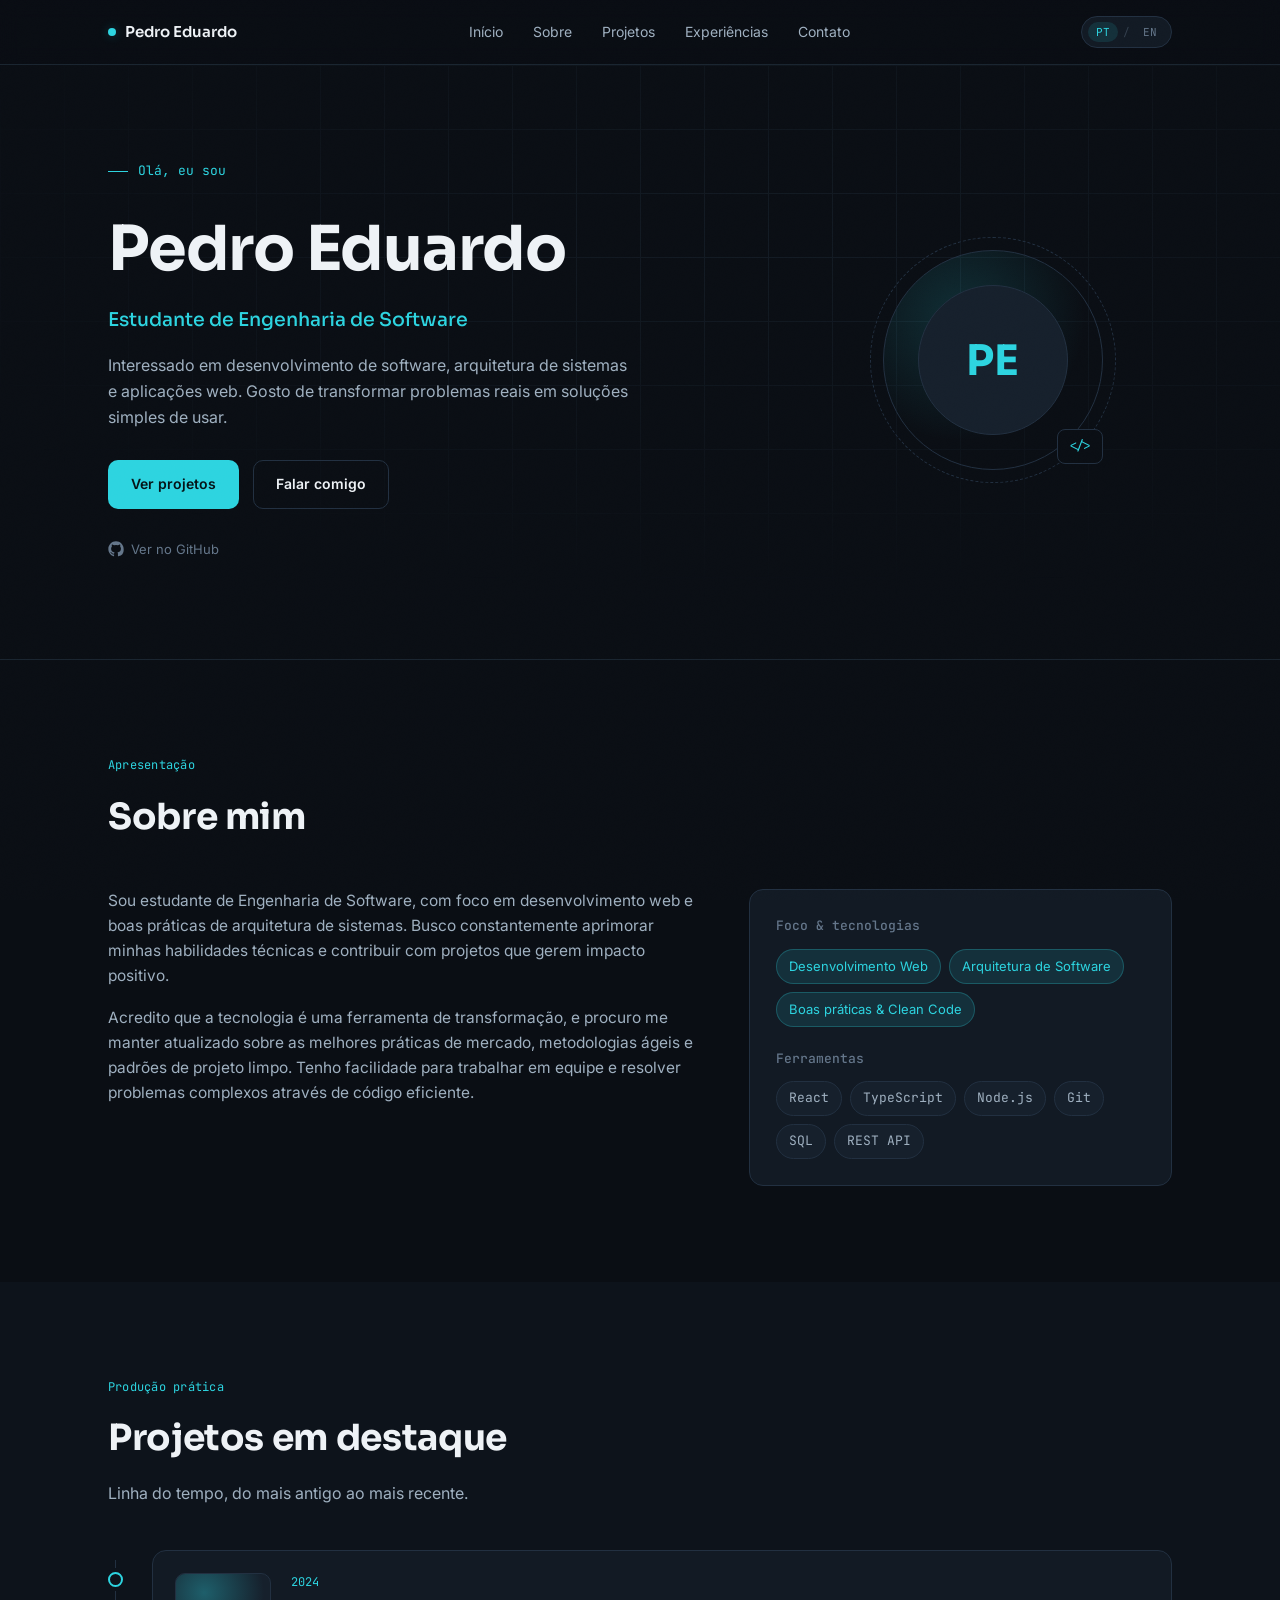
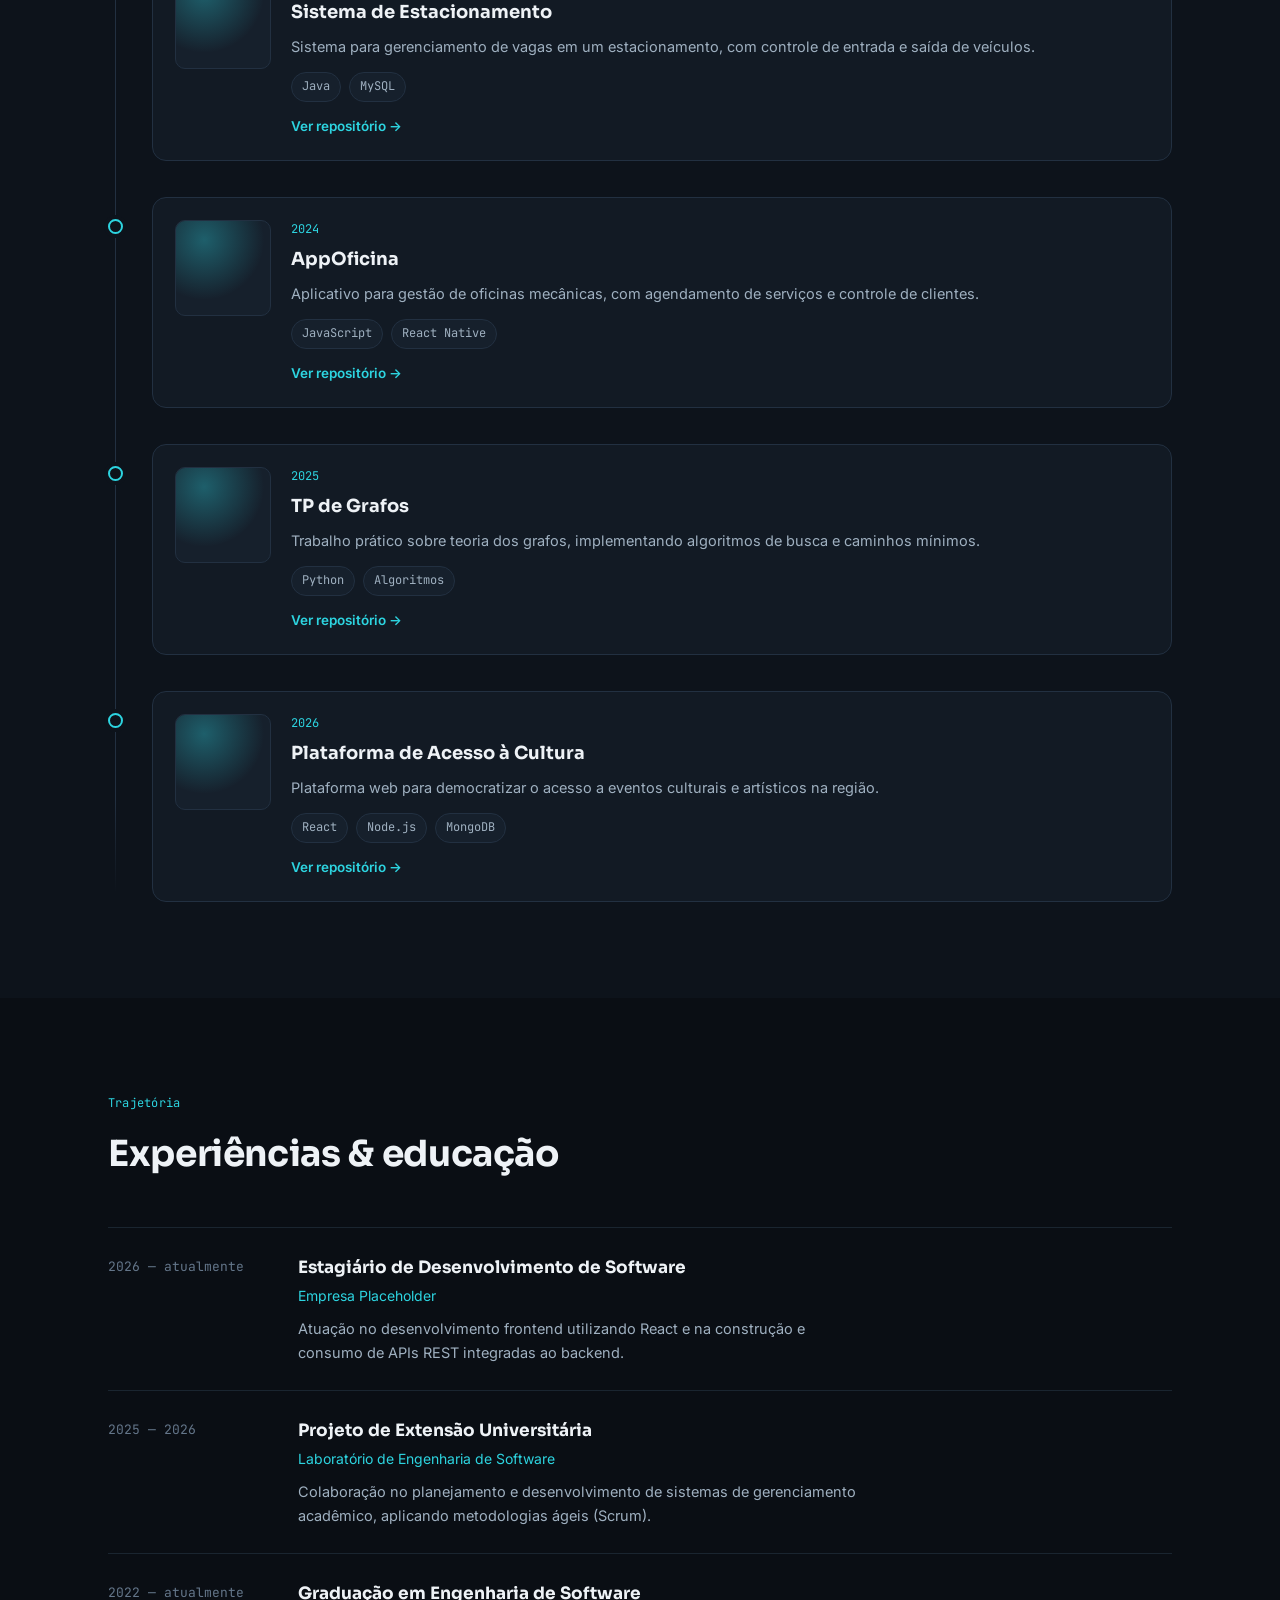
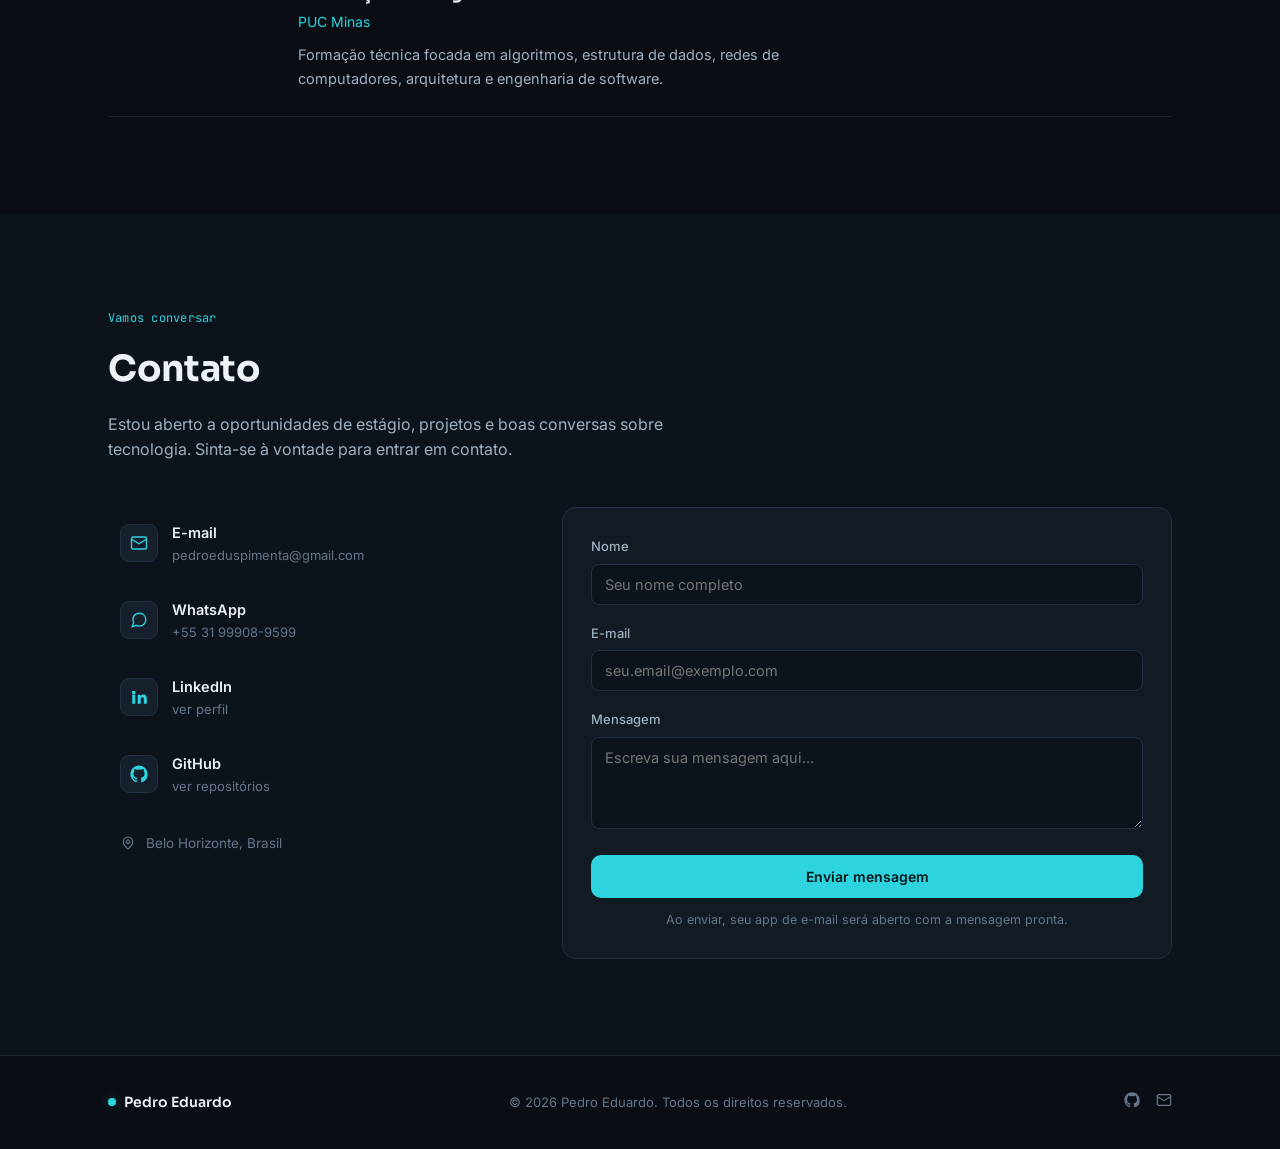
<file: index.html>
<!DOCTYPE html>
<html lang="pt-BR">
<head>
<meta charset="UTF-8">
<meta name="viewport" content="width=device-width, initial-scale=1.0">
<title>Pedro Eduardo — Portfólio</title>
<meta name="description" content="Portfólio profissional de Pedro Eduardo, estudante de Engenharia de Software.">
<link rel="preconnect" href="https://fonts.googleapis.com">
<link rel="preconnect" href="https://fonts.gstatic.com" crossorigin>
<link href="https://fonts.googleapis.com/css2?family=Sora:wght@400;500;600;700;800&family=Inter:wght@400;500;600&family=JetBrains+Mono:wght@400;500&display=swap" rel="stylesheet">
<link rel="stylesheet" href="style.css">
</head>
<body>

<div class="noise"></div>

<header class="nav" id="top">
  <div class="nav-inner">
    <a href="#top" class="logo">
      <span class="logo-dot"></span>
      <span data-pt="Pedro Eduardo" data-en="Pedro Eduardo">Pedro Eduardo</span>
    </a>
    <nav class="nav-links">
      <a href="#inicio" data-pt="Início" data-en="Home">Início</a>
      <a href="#sobre" data-pt="Sobre" data-en="About">Sobre</a>
      <a href="#projetos" data-pt="Projetos" data-en="Projects">Projetos</a>
      <a href="#experiencias" data-pt="Experiências" data-en="Experience">Experiências</a>
      <a href="#contato" data-pt="Contato" data-en="Contact">Contato</a>
    </nav>
    <div class="nav-actions">
      <button class="lang-toggle" id="langToggle" aria-label="Alternar idioma / Toggle language">
        <span class="lang-opt active" data-lang="pt">PT</span>
        <span class="lang-sep">/</span>
        <span class="lang-opt" data-lang="en">EN</span>
      </button>
      <button class="menu-btn" id="menuBtn" aria-label="Abrir menu">
        <span></span><span></span><span></span>
      </button>
    </div>
  </div>
</header>

<main>

  <!-- ================= HERO ================= -->
  <section class="hero" id="inicio">
    <div class="hero-grid"></div>
    <div class="section-inner hero-inner">
      <div class="hero-text">
        <p class="eyebrow-line"><span class="dash"></span><span data-pt="Olá, eu sou" data-en="Hi, I'm">Olá, eu sou</span></p>
        <h1 class="hero-name">Pedro Eduardo</h1>
        <p class="hero-role" data-pt="Estudante de Engenharia de Software" data-en="Software Engineering Student">Estudante de Engenharia de Software</p>
        <p class="hero-desc" data-pt="Interessado em desenvolvimento de software, arquitetura de sistemas e aplicações web. Gosto de transformar problemas reais em soluções simples de usar."
                              data-en="Interested in software development, systems architecture and web applications. I like turning real problems into solutions that are simple to use.">
          Interessado em desenvolvimento de software, arquitetura de sistemas e aplicações web. Gosto de transformar problemas reais em soluções simples de usar.
        </p>
        <div class="hero-actions">
          <a href="#projetos" class="btn btn-primary" data-pt="Ver projetos" data-en="View projects">Ver projetos</a>
          <a href="#contato" class="btn btn-ghost" data-pt="Falar comigo" data-en="Get in touch">Falar comigo</a>
        </div>
        <div class="hero-meta">
          <a href="https://github.com/" target="_blank" rel="noopener" class="meta-link">
            <svg width="16" height="16" viewBox="0 0 24 24" fill="currentColor"><path d="M12 .5C5.65.5.5 5.65.5 12c0 5.08 3.29 9.39 7.86 10.91.57.1.79-.25.79-.55 0-.27-.01-1.16-.02-2.11-3.2.7-3.88-1.36-3.88-1.36-.52-1.34-1.28-1.7-1.28-1.7-1.04-.72.08-.7.08-.7 1.16.08 1.77 1.19 1.77 1.19 1.03 1.77 2.7 1.26 3.36.96.1-.75.4-1.26.73-1.55-2.55-.29-5.24-1.28-5.24-5.7 0-1.26.45-2.29 1.19-3.09-.12-.29-.51-1.47.11-3.06 0 0 .97-.31 3.18 1.18a11 11 0 0 1 5.79 0c2.2-1.49 3.17-1.18 3.17-1.18.63 1.59.24 2.77.12 3.06.74.8 1.18 1.83 1.18 3.09 0 4.43-2.7 5.4-5.27 5.69.42.36.78 1.07.78 2.17 0 1.57-.01 2.83-.01 3.22 0 .3.21.66.8.55A10.52 10.52 0 0 0 23.5 12c0-6.35-5.15-11.5-11.5-11.5Z"/></svg>
            <span data-pt="Ver no GitHub" data-en="View on GitHub">Ver no GitHub</span>
          </a>
        </div>
      </div>
      <div class="hero-avatar">
        <div class="avatar-ring">
          <div class="avatar-mono">PE</div>
        </div>
        <span class="avatar-tag">&lt;/&gt;</span>
      </div>
    </div>
  </section>

  <!-- ================= SOBRE MIM ================= -->
  <section class="section" id="sobre">
    <div class="section-inner">
      <p class="section-eyebrow" data-pt="Apresentação" data-en="Introduction">Apresentação</p>
      <h2 class="section-title" data-pt="Sobre mim" data-en="About me">Sobre mim</h2>

      <div class="about-grid">
        <div class="about-text">
          <p data-pt="Sou estudante de Engenharia de Software, com foco em desenvolvimento web e boas práticas de arquitetura de sistemas. Busco constantemente aprimorar minhas habilidades técnicas e contribuir com projetos que gerem impacto positivo."
             data-en="I'm a Software Engineering student focused on web development and solid software architecture practices. I'm constantly working on improving my technical skills and contributing to projects that create real impact.">
            Sou estudante de Engenharia de Software, com foco em desenvolvimento web e boas práticas de arquitetura de sistemas. Busco constantemente aprimorar minhas habilidades técnicas e contribuir com projetos que gerem impacto positivo.
          </p>
          <p data-pt="Acredito que a tecnologia é uma ferramenta de transformação, e procuro me manter atualizado sobre as melhores práticas de mercado, metodologias ágeis e padrões de projeto limpo. Tenho facilidade para trabalhar em equipe e resolver problemas complexos através de código eficiente."
             data-en="I believe technology is a tool for transformation, so I try to stay current with best practices, agile methodologies and clean code standards. I work well in teams and enjoy solving complex problems through efficient code.">
            Acredito que a tecnologia é uma ferramenta de transformação, e procuro me manter atualizado sobre as melhores práticas de mercado, metodologias ágeis e padrões de projeto limpo. Tenho facilidade para trabalhar em equipe e resolver problemas complexos através de código eficiente.
          </p>
        </div>

        <div class="about-card">
          <h3 data-pt="Foco &amp; tecnologias" data-en="Focus &amp; technologies">Foco &amp; tecnologias</h3>
          <div class="tag-group">
            <span class="tag" data-pt="Desenvolvimento Web" data-en="Web Development">Desenvolvimento Web</span>
            <span class="tag" data-pt="Arquitetura de Software" data-en="Software Architecture">Arquitetura de Software</span>
            <span class="tag" data-pt="Boas práticas &amp; Clean Code" data-en="Best practices &amp; Clean Code">Boas práticas &amp; Clean Code</span>
          </div>
          <h3 data-pt="Ferramentas" data-en="Tools">Ferramentas</h3>
          <div class="tag-group">
            <span class="tag tag-mono">React</span>
            <span class="tag tag-mono">TypeScript</span>
            <span class="tag tag-mono">Node.js</span>
            <span class="tag tag-mono">Git</span>
            <span class="tag tag-mono">SQL</span>
            <span class="tag tag-mono">REST API</span>
          </div>
        </div>
      </div>
    </div>
  </section>

  <!-- ================= PROJETOS ================= -->
  <section class="section section-alt" id="projetos">
    <div class="section-inner">
      <p class="section-eyebrow" data-pt="Produção prática" data-en="Hands-on work">Produção prática</p>
      <h2 class="section-title" data-pt="Projetos em destaque" data-en="Featured projects">Projetos em destaque</h2>
      <p class="section-sub" data-pt="Linha do tempo, do mais antigo ao mais recente." data-en="Timeline, from oldest to most recent.">Linha do tempo, do mais antigo ao mais recente.</p>

      <div class="timeline" id="timeline">

        <article class="tl-item">
          <div class="tl-marker"></div>
          <div class="tl-card">
            <div class="tl-thumb" data-icon="db"></div>
            <div class="tl-body">
              <span class="tl-date">2024</span>
              <h3 data-pt="Sistema de Estacionamento" data-en="Parking Management System">Sistema de Estacionamento</h3>
              <p data-pt="Sistema para gerenciamento de vagas em um estacionamento, com controle de entrada e saída de veículos." data-en="System to manage parking spots, with vehicle check-in and check-out control.">Sistema para gerenciamento de vagas em um estacionamento, com controle de entrada e saída de veículos.</p>
              <div class="tag-group small">
                <span class="tag tag-mono">Java</span>
                <span class="tag tag-mono">MySQL</span>
              </div>
              <a href="https://github.com/" target="_blank" rel="noopener" class="link-arrow" data-pt="Ver repositório" data-en="View repository">Ver repositório →</a>
            </div>
          </div>
        </article>

        <article class="tl-item">
          <div class="tl-marker"></div>
          <div class="tl-card">
            <div class="tl-thumb" data-icon="cog"></div>
            <div class="tl-body">
              <span class="tl-date">2024</span>
              <h3>AppOficina</h3>
              <p data-pt="Aplicativo para gestão de oficinas mecânicas, com agendamento de serviços e controle de clientes." data-en="App for managing auto repair shops, with service scheduling and client tracking.">Aplicativo para gestão de oficinas mecânicas, com agendamento de serviços e controle de clientes.</p>
              <div class="tag-group small">
                <span class="tag tag-mono">JavaScript</span>
                <span class="tag tag-mono">React Native</span>
              </div>
              <a href="https://github.com/" target="_blank" rel="noopener" class="link-arrow" data-pt="Ver repositório" data-en="View repository">Ver repositório →</a>
            </div>
          </div>
        </article>

        <article class="tl-item">
          <div class="tl-marker"></div>
          <div class="tl-card">
            <div class="tl-thumb" data-icon="graph"></div>
            <div class="tl-body">
              <span class="tl-date">2025</span>
              <h3 data-pt="TP de Grafos" data-en="Graph Theory Project">TP de Grafos</h3>
              <p data-pt="Trabalho prático sobre teoria dos grafos, implementando algoritmos de busca e caminhos mínimos." data-en="Practical assignment on graph theory, implementing search and shortest-path algorithms.">Trabalho prático sobre teoria dos grafos, implementando algoritmos de busca e caminhos mínimos.</p>
              <div class="tag-group small">
                <span class="tag tag-mono">Python</span>
                <span class="tag tag-mono" data-pt="Algoritmos" data-en="Algorithms">Algoritmos</span>
              </div>
              <a href="https://github.com/" target="_blank" rel="noopener" class="link-arrow" data-pt="Ver repositório" data-en="View repository">Ver repositório →</a>
            </div>
          </div>
        </article>

        <article class="tl-item">
          <div class="tl-marker"></div>
          <div class="tl-card">
            <div class="tl-thumb" data-icon="globe"></div>
            <div class="tl-body">
              <span class="tl-date">2026</span>
              <h3 data-pt="Plataforma de Acesso à Cultura" data-en="Cultural Access Platform">Plataforma de Acesso à Cultura</h3>
              <p data-pt="Plataforma web para democratizar o acesso a eventos culturais e artísticos na região." data-en="Web platform to widen access to cultural and artistic events across the region.">Plataforma web para democratizar o acesso a eventos culturais e artísticos na região.</p>
              <div class="tag-group small">
                <span class="tag tag-mono">React</span>
                <span class="tag tag-mono">Node.js</span>
                <span class="tag tag-mono">MongoDB</span>
              </div>
              <a href="https://github.com/" target="_blank" rel="noopener" class="link-arrow" data-pt="Ver repositório" data-en="View repository">Ver repositório →</a>
            </div>
          </div>
        </article>

      </div>
    </div>
  </section>

  <!-- ================= EXPERIÊNCIAS ================= -->
  <section class="section" id="experiencias">
    <div class="section-inner">
      <p class="section-eyebrow" data-pt="Trajetória" data-en="Journey">Trajetória</p>
      <h2 class="section-title" data-pt="Experiências &amp; educação" data-en="Experience &amp; education">Experiências &amp; educação</h2>

      <div class="exp-list">

        <div class="exp-item">
          <div class="exp-period" data-pt="2026 — atualmente" data-en="2026 — present">2026 — atualmente</div>
          <div class="exp-content">
            <h3 data-pt="Estagiário de Desenvolvimento de Software" data-en="Software Development Intern">Estagiário de Desenvolvimento de Software</h3>
            <p class="exp-org" data-pt="Empresa Placeholder" data-en="Placeholder Company">Empresa Placeholder</p>
            <p class="exp-desc" data-pt="Atuação no desenvolvimento frontend utilizando React e na construção e consumo de APIs REST integradas ao backend." data-en="Working on frontend development with React, and building and consuming REST APIs integrated with the backend.">Atuação no desenvolvimento frontend utilizando React e na construção e consumo de APIs REST integradas ao backend.</p>
          </div>
        </div>

        <div class="exp-item">
          <div class="exp-period" data-pt="2025 — 2026" data-en="2025 — 2026">2025 — 2026</div>
          <div class="exp-content">
            <h3 data-pt="Projeto de Extensão Universitária" data-en="University Extension Project">Projeto de Extensão Universitária</h3>
            <p class="exp-org" data-pt="Laboratório de Engenharia de Software" data-en="Software Engineering Lab">Laboratório de Engenharia de Software</p>
            <p class="exp-desc" data-pt="Colaboração no planejamento e desenvolvimento de sistemas de gerenciamento acadêmico, aplicando metodologias ágeis (Scrum)." data-en="Collaborated on planning and building academic management systems, applying agile methodologies (Scrum).">Colaboração no planejamento e desenvolvimento de sistemas de gerenciamento acadêmico, aplicando metodologias ágeis (Scrum).</p>
          </div>
        </div>

        <div class="exp-item">
          <div class="exp-period" data-pt="2022 — atualmente" data-en="2022 — present">2022 — atualmente</div>
          <div class="exp-content">
            <h3 data-pt="Graduação em Engenharia de Software" data-en="B.Sc. in Software Engineering">Graduação em Engenharia de Software</h3>
            <p class="exp-org" data-pt="PUC Minas" data-en="PUC Minas">PUC Minas</p>
            <p class="exp-desc" data-pt="Formação técnica focada em algoritmos, estrutura de dados, redes de computadores, arquitetura e engenharia de software." data-en="Technical training focused on algorithms, data structures, computer networks, architecture and software engineering.">Formação técnica focada em algoritmos, estrutura de dados, redes de computadores, arquitetura e engenharia de software.</p>
          </div>
        </div>

      </div>
    </div>
  </section>

  <!-- ================= CONTATO ================= -->
  <section class="section section-alt" id="contato">
    <div class="section-inner">
      <p class="section-eyebrow" data-pt="Vamos conversar" data-en="Let's talk">Vamos conversar</p>
      <h2 class="section-title" data-pt="Contato" data-en="Contact">Contato</h2>
      <p class="section-sub" data-pt="Estou aberto a oportunidades de estágio, projetos e boas conversas sobre tecnologia. Sinta-se à vontade para entrar em contato."
                              data-en="I'm open to internship opportunities, projects and good conversations about technology. Feel free to reach out.">
        Estou aberto a oportunidades de estágio, projetos e boas conversas sobre tecnologia. Sinta-se à vontade para entrar em contato.
      </p>

      <div class="contact-grid">
        <div class="contact-links">
          <a href="mailto:pedroeduspimenta@gmail.com" class="contact-link">
            <span class="contact-icon">
              <svg width="18" height="18" viewBox="0 0 24 24" fill="none" stroke="currentColor" stroke-width="1.8"><rect x="2" y="4" width="20" height="16" rx="2"/><path d="m2 7 10 6 10-6"/></svg>
            </span>
            <span>
              <strong data-pt="E-mail" data-en="Email">E-mail</strong>
              <small>pedroeduspimenta@gmail.com</small>
            </span>
          </a>
          <a href="https://wa.me/5531999089599" target="_blank" rel="noopener" class="contact-link">
            <span class="contact-icon">
              <svg width="18" height="18" viewBox="0 0 24 24" fill="none" stroke="currentColor" stroke-width="1.8"><path d="M21 11.5a8.38 8.38 0 0 1-.9 3.8 8.5 8.5 0 0 1-7.6 4.7 8.38 8.38 0 0 1-3.8-.9L3 21l1.9-5.7a8.38 8.38 0 0 1-.9-3.8 8.5 8.5 0 0 1 4.7-7.6 8.38 8.38 0 0 1 3.8-.9h.5a8.48 8.48 0 0 1 8 8v.5z"/></svg>
            </span>
            <span>
              <strong data-pt="WhatsApp" data-en="WhatsApp">WhatsApp</strong>
              <small>+55 31 99908-9599</small>
            </span>
          </a>
          <a href="https://linkedin.com/" target="_blank" rel="noopener" class="contact-link">
            <span class="contact-icon">
              <svg width="18" height="18" viewBox="0 0 24 24" fill="currentColor"><path d="M4.98 3.5a2.5 2.5 0 1 1 0 5 2.5 2.5 0 0 1 0-5ZM3 9h4v12H3V9Zm7 0h3.8v1.7h.05c.53-1 1.83-2.05 3.77-2.05 4.03 0 4.78 2.65 4.78 6.1V21h-4v-5.7c0-1.36-.02-3.1-1.9-3.1-1.9 0-2.2 1.48-2.2 3v5.8h-4V9Z"/></svg>
            </span>
            <span>
              <strong>LinkedIn</strong>
              <small data-pt="ver perfil" data-en="view profile">ver perfil</small>
            </span>
          </a>
          <a href="https://github.com/" target="_blank" rel="noopener" class="contact-link">
            <span class="contact-icon">
              <svg width="18" height="18" viewBox="0 0 24 24" fill="currentColor"><path d="M12 .5C5.65.5.5 5.65.5 12c0 5.08 3.29 9.39 7.86 10.91.57.1.79-.25.79-.55 0-.27-.01-1.16-.02-2.11-3.2.7-3.88-1.36-3.88-1.36-.52-1.34-1.28-1.7-1.28-1.7-1.04-.72.08-.7.08-.7 1.16.08 1.77 1.19 1.77 1.19 1.03 1.77 2.7 1.26 3.36.96.1-.75.4-1.26.73-1.55-2.55-.29-5.24-1.28-5.24-5.7 0-1.26.45-2.29 1.19-3.09-.12-.29-.51-1.47.11-3.06 0 0 .97-.31 3.18 1.18a11 11 0 0 1 5.79 0c2.2-1.49 3.17-1.18 3.17-1.18.63 1.59.24 2.77.12 3.06.74.8 1.18 1.83 1.18 3.09 0 4.43-2.7 5.4-5.27 5.69.42.36.78 1.07.78 2.17 0 1.57-.01 2.83-.01 3.22 0 .3.21.66.8.55A10.52 10.52 0 0 0 23.5 12c0-6.35-5.15-11.5-11.5-11.5Z"/></svg>
            </span>
            <span>
              <strong>GitHub</strong>
              <small data-pt="ver repositórios" data-en="view repositories">ver repositórios</small>
            </span>
          </a>
          <div class="contact-location">
            <svg width="16" height="16" viewBox="0 0 24 24" fill="none" stroke="currentColor" stroke-width="1.8"><path d="M12 21s7-6.1 7-11a7 7 0 1 0-14 0c0 4.9 7 11 7 11Z"/><circle cx="12" cy="10" r="2.5"/></svg>
            <span data-pt="Belo Horizonte, Brasil" data-en="Belo Horizonte, Brazil">Belo Horizonte, Brasil</span>
          </div>
        </div>

        <form class="contact-form" id="contactForm" novalidate>
          <div class="form-row">
            <label for="name" data-pt="Nome" data-en="Name">Nome</label>
            <input type="text" id="name" name="name" required data-pt-ph="Seu nome completo" data-en-ph="Your full name" placeholder="Seu nome completo">
          </div>
          <div class="form-row">
            <label for="email" data-pt="E-mail" data-en="Email">E-mail</label>
            <input type="email" id="email" name="email" required data-pt-ph="seu.email@exemplo.com" data-en-ph="your.email@example.com" placeholder="seu.email@exemplo.com">
          </div>
          <div class="form-row">
            <label for="message" data-pt="Mensagem" data-en="Message">Mensagem</label>
            <textarea id="message" name="message" rows="4" required data-pt-ph="Escreva sua mensagem aqui..." data-en-ph="Write your message here..." placeholder="Escreva sua mensagem aqui..."></textarea>
          </div>
          <button type="submit" class="btn btn-primary btn-block">
            <span data-pt="Enviar mensagem" data-en="Send message">Enviar mensagem</span>
          </button>
          <p class="form-note" id="formNote" data-pt="Ao enviar, seu app de e-mail será aberto com a mensagem pronta." data-en="Submitting opens your email app with the message ready to send.">Ao enviar, seu app de e-mail será aberto com a mensagem pronta.</p>
        </form>
      </div>
    </div>
  </section>

</main>

<footer class="footer">
  <div class="section-inner footer-inner">
    <div>
      <span class="logo-dot small"></span>
      <span>Pedro Eduardo</span>
    </div>
    <p data-pt="© 2026 Pedro Eduardo. Todos os direitos reservados." data-en="© 2026 Pedro Eduardo. All rights reserved.">© 2026 Pedro Eduardo. Todos os direitos reservados.</p>
    <div class="footer-links">
      <a href="https://github.com/" target="_blank" rel="noopener" aria-label="GitHub">
        <svg width="16" height="16" viewBox="0 0 24 24" fill="currentColor"><path d="M12 .5C5.65.5.5 5.65.5 12c0 5.08 3.29 9.39 7.86 10.91.57.1.79-.25.79-.55 0-.27-.01-1.16-.02-2.11-3.2.7-3.88-1.36-3.88-1.36-.52-1.34-1.28-1.7-1.28-1.7-1.04-.72.08-.7.08-.7 1.16.08 1.77 1.19 1.77 1.19 1.03 1.77 2.7 1.26 3.36.96.1-.75.4-1.26.73-1.55-2.55-.29-5.24-1.28-5.24-5.7 0-1.26.45-2.29 1.19-3.09-.12-.29-.51-1.47.11-3.06 0 0 .97-.31 3.18 1.18a11 11 0 0 1 5.79 0c2.2-1.49 3.17-1.18 3.17-1.18.63 1.59.24 2.77.12 3.06.74.8 1.18 1.83 1.18 3.09 0 4.43-2.7 5.4-5.27 5.69.42.36.78 1.07.78 2.17 0 1.57-.01 2.83-.01 3.22 0 .3.21.66.8.55A10.52 10.52 0 0 0 23.5 12c0-6.35-5.15-11.5-11.5-11.5Z"/></svg>
      </a>
      <a href="mailto:pedroeduspimenta@gmail.com" aria-label="Email">
        <svg width="16" height="16" viewBox="0 0 24 24" fill="none" stroke="currentColor" stroke-width="1.8"><rect x="2" y="4" width="20" height="16" rx="2"/><path d="m2 7 10 6 10-6"/></svg>
      </a>
    </div>
  </div>
</footer>

<script src="script.js"></script>
</body>
</html>
</file>
<file: style.css>
/* ============ Tokens ============ */
:root {
  --bg: #0a0e14;
  --bg-alt: #0d131b;
  --surface: #121a24;
  --surface-2: #16202c;
  --border: #223041;
  --border-soft: #1a2530;
  --text: #eef2f6;
  --text-dim: #9fb0c0;
  --text-faint: #64768a;
  --accent: #2dd4e0;
  --accent-soft: rgba(45, 212, 224, 0.12);
  --accent-dim: #1a8f98;

  --font-display: 'Sora', sans-serif;
  --font-body: 'Inter', sans-serif;
  --font-mono: 'JetBrains Mono', monospace;

  --max-w: 1120px;
  --radius: 14px;
}

* { box-sizing: border-box; }
html { scroll-behavior: smooth; }

@media (prefers-reduced-motion: reduce) {
  html { scroll-behavior: auto; }
  * { animation-duration: 0.01ms !important; transition-duration: 0.01ms !important; }
}

body {
  margin: 0;
  background: var(--bg);
  color: var(--text);
  font-family: var(--font-body);
  font-size: 16px;
  line-height: 1.6;
  -webkit-font-smoothing: antialiased;
}

a { color: inherit; text-decoration: none; }
ul { list-style: none; margin: 0; padding: 0; }
h1, h2, h3 { font-family: var(--font-display); margin: 0; }
p { margin: 0; }
button { font-family: inherit; cursor: pointer; }

.section-inner {
  max-width: var(--max-w);
  margin: 0 auto;
  padding: 0 28px;
}

/* subtle grain to avoid flat-dark-panel look */
.noise {
  position: fixed; inset: 0; pointer-events: none; z-index: 999;
  opacity: 0.025; mix-blend-mode: overlay;
  background-image: url("data:image/svg+xml,%3Csvg xmlns='http://www.w3.org/2000/svg' width='120' height='120'%3E%3Cfilter id='n'%3E%3CfeTurbulence type='fractalNoise' baseFrequency='0.9' numOctaves='2' stitchTiles='stitch'/%3E%3C/filter%3E%3Crect width='100%25' height='100%25' filter='url(%23n)'/%3E%3C/svg%3E");
}

/* ============ Nav ============ */
.nav {
  position: sticky; top: 0; z-index: 100;
  background: rgba(10, 14, 20, 0.78);
  backdrop-filter: blur(10px);
  border-bottom: 1px solid var(--border-soft);
}
.nav-inner {
  max-width: var(--max-w);
  margin: 0 auto;
  padding: 16px 28px;
  display: flex; align-items: center; justify-content: space-between;
}
.logo {
  display: flex; align-items: center; gap: 9px;
  font-family: var(--font-display); font-weight: 600; font-size: 15px;
}
.logo-dot {
  width: 8px; height: 8px; border-radius: 50%;
  background: var(--accent);
  box-shadow: 0 0 10px 2px var(--accent-soft);
}
.logo-dot.small { display: inline-block; margin-right: 8px; }
.nav-links { display: flex; gap: 30px; }
.nav-links a {
  font-size: 14px; color: var(--text-dim);
  transition: color 0.2s ease;
}
.nav-links a:hover, .nav-links a:focus-visible { color: var(--text); }

.nav-actions { display: flex; align-items: center; gap: 14px; }
.lang-toggle {
  background: var(--surface); border: 1px solid var(--border);
  border-radius: 999px; padding: 5px 6px;
  display: flex; align-items: center; gap: 5px;
  font-family: var(--font-mono); font-size: 11px; color: var(--text-faint);
}
.lang-opt { padding: 3px 8px; border-radius: 999px; transition: all 0.2s ease; }
.lang-opt.active { background: var(--accent-soft); color: var(--accent); }
.lang-sep { opacity: 0.4; }
.menu-btn { display: none; }

/* ============ Buttons ============ */
.btn {
  display: inline-flex; align-items: center; justify-content: center; gap: 8px;
  padding: 12px 22px; border-radius: 10px;
  font-size: 14px; font-weight: 600;
  border: 1px solid transparent;
  transition: transform 0.15s ease, border-color 0.2s ease, background 0.2s ease;
}
.btn:active { transform: scale(0.98); }
.btn-primary {
  background: var(--accent); color: #051417;
}
.btn-primary:hover { background: #4de0ea; }
.btn-ghost {
  background: transparent; border-color: var(--border); color: var(--text);
}
.btn-ghost:hover { border-color: var(--accent-dim); }
.btn-block { width: 100%; }

/* ============ Hero ============ */
.hero {
  position: relative;
  padding: 96px 0 100px;
  overflow: hidden;
  border-bottom: 1px solid var(--border-soft);
}
.hero-grid {
  position: absolute; inset: 0;
  background-image:
    linear-gradient(to right, var(--border-soft) 1px, transparent 1px),
    linear-gradient(to bottom, var(--border-soft) 1px, transparent 1px);
  background-size: 64px 64px;
  mask-image: radial-gradient(ellipse 70% 60% at 60% 30%, black, transparent);
  opacity: 0.6;
}
.hero-inner {
  position: relative;
  display: grid; grid-template-columns: 1.3fr 0.7fr; align-items: center; gap: 40px;
}
.eyebrow-line {
  display: flex; align-items: center; gap: 10px;
  font-family: var(--font-mono); font-size: 13px; color: var(--accent);
  margin-bottom: 18px;
}
.dash { width: 20px; height: 1px; background: var(--accent); display: inline-block; }
.hero-name {
  font-size: clamp(40px, 5.4vw, 62px);
  font-weight: 700; letter-spacing: -0.02em;
  margin-bottom: 6px;
}
.hero-role {
  font-family: var(--font-display); font-weight: 500;
  font-size: 19px; color: var(--accent); margin-bottom: 18px;
}
.hero-desc {
  max-width: 52ch; color: var(--text-dim); font-size: 16px; margin-bottom: 30px;
}
.hero-actions { display: flex; gap: 14px; flex-wrap: wrap; margin-bottom: 30px; }
.hero-meta { display: flex; gap: 18px; }
.meta-link { display: flex; align-items: center; gap: 7px; font-size: 13px; color: var(--text-faint); }
.meta-link:hover { color: var(--text-dim); }

.hero-avatar { position: relative; display: flex; justify-content: center; }
.avatar-ring {
  width: 220px; height: 220px; border-radius: 50%;
  border: 1px solid var(--border);
  display: flex; align-items: center; justify-content: center;
  background: radial-gradient(circle at 35% 30%, rgba(45,212,224,0.16), transparent 60%);
  position: relative;
}
.avatar-ring::before {
  content: ''; position: absolute; inset: -14px; border-radius: 50%;
  border: 1px dashed var(--border);
}
.avatar-mono {
  width: 150px; height: 150px; border-radius: 50%;
  background: var(--surface-2);
  border: 1px solid var(--border);
  display: flex; align-items: center; justify-content: center;
  font-family: var(--font-display); font-weight: 700; font-size: 42px;
  color: var(--accent);
}
.avatar-tag {
  position: absolute; bottom: 6px; right: calc(50% - 110px);
  background: var(--bg); border: 1px solid var(--border);
  color: var(--accent); font-family: var(--font-mono); font-size: 13px;
  padding: 6px 10px; border-radius: 8px;
}

/* ============ Sections ============ */
.section { padding: 96px 0; }
.section-alt { background: var(--bg-alt); }
.section-eyebrow {
  font-family: var(--font-mono); font-size: 12px; letter-spacing: 0.02em;
  color: var(--accent); margin-bottom: 12px;
}
.section-title {
  font-size: clamp(28px, 3.4vw, 36px); font-weight: 700; letter-spacing: -0.01em;
  margin-bottom: 14px;
}
.section-sub { color: var(--text-dim); max-width: 60ch; margin-bottom: 44px; }

/* ============ About ============ */
.about-grid {
  display: grid; grid-template-columns: 1.4fr 1fr; gap: 48px; margin-top: 44px;
}
.about-text p { color: var(--text-dim); margin-bottom: 18px; font-size: 15.5px; }
.about-card {
  background: var(--surface); border: 1px solid var(--border);
  border-radius: var(--radius); padding: 26px;
}
.about-card h3 {
  font-size: 13px; font-family: var(--font-mono); color: var(--text-faint);
  font-weight: 500; margin-bottom: 12px;
}
.about-card h3:not(:first-child) { margin-top: 22px; }
.tag-group { display: flex; flex-wrap: wrap; gap: 8px; }
.tag {
  font-size: 13px; padding: 6px 12px; border-radius: 999px;
  background: var(--accent-soft); color: var(--accent);
  border: 1px solid rgba(45,212,224,0.25);
}
.tag-mono { font-family: var(--font-mono); background: var(--surface-2); color: var(--text-dim); border-color: var(--border); }
.tag-group.small .tag { font-size: 12px; padding: 4px 10px; }

/* ============ Timeline (projects) ============ */
.timeline { position: relative; margin-top: 20px; }
.timeline::before {
  content: ''; position: absolute; left: 7px; top: 10px; bottom: 10px; width: 1px;
  background: linear-gradient(var(--border), var(--border) 90%, transparent);
}
.tl-item { position: relative; padding-left: 44px; margin-bottom: 36px; }
.tl-item:last-child { margin-bottom: 0; }
.tl-marker {
  position: absolute; left: 0; top: 22px; width: 15px; height: 15px; border-radius: 50%;
  background: var(--bg-alt); border: 2px solid var(--accent);
  box-shadow: 0 0 0 4px var(--bg-alt);
}
.tl-card {
  display: flex; gap: 20px;
  background: var(--surface); border: 1px solid var(--border);
  border-radius: var(--radius); padding: 22px;
}
.tl-thumb {
  flex-shrink: 0; width: 96px; height: 96px; border-radius: 10px;
  background: var(--surface-2); border: 1px solid var(--border);
  position: relative; overflow: hidden;
}
.tl-thumb::after {
  content: ''; position: absolute; inset: 0;
  background: radial-gradient(circle at 30% 20%, rgba(45,212,224,0.35), transparent 60%);
}
.tl-body { flex: 1; min-width: 0; }
.tl-date {
  font-family: var(--font-mono); font-size: 12px; color: var(--accent);
  display: block; margin-bottom: 6px;
}
.tl-body h3 { font-size: 18px; margin-bottom: 8px; }
.tl-body p { color: var(--text-dim); font-size: 14.5px; margin-bottom: 14px; }
.link-arrow {
  display: inline-block; margin-top: 14px; font-size: 13.5px; color: var(--accent);
  font-weight: 600;
}
.link-arrow:hover { text-decoration: underline; }

/* ============ Experience ============ */
.exp-list { margin-top: 44px; display: flex; flex-direction: column; }
.exp-item {
  display: grid; grid-template-columns: 160px 1fr; gap: 30px;
  padding: 26px 0; border-top: 1px solid var(--border-soft);
}
.exp-item:last-child { border-bottom: 1px solid var(--border-soft); }
.exp-period {
  font-family: var(--font-mono); font-size: 13px; color: var(--text-faint); padding-top: 3px;
}
.exp-content h3 { font-size: 17px; margin-bottom: 4px; }
.exp-org { color: var(--accent); font-size: 14px; margin-bottom: 10px; }
.exp-desc { color: var(--text-dim); font-size: 14.5px; max-width: 62ch; }

/* ============ Contact ============ */
.contact-grid {
  display: grid; grid-template-columns: 0.8fr 1.2fr; gap: 48px; margin-top: 44px;
}
.contact-links { display: flex; flex-direction: column; gap: 4px; }
.contact-link {
  display: flex; align-items: center; gap: 14px;
  padding: 14px 12px; border-radius: 10px;
  transition: background 0.2s ease;
}
.contact-link:hover { background: var(--surface); }
.contact-icon {
  width: 38px; height: 38px; border-radius: 9px;
  display: flex; align-items: center; justify-content: center;
  background: var(--surface-2); border: 1px solid var(--border); color: var(--accent);
  flex-shrink: 0;
}
.contact-link strong { display: block; font-size: 14.5px; font-weight: 600; }
.contact-link small { display: block; font-size: 13px; color: var(--text-faint); margin-top: 1px; }
.contact-location {
  display: flex; align-items: center; gap: 10px;
  margin-top: 10px; padding: 8px 12px;
  font-size: 13.5px; color: var(--text-faint);
}

.contact-form {
  background: var(--surface); border: 1px solid var(--border);
  border-radius: var(--radius); padding: 28px;
}
.form-row { margin-bottom: 18px; }
.form-row label {
  display: block; font-size: 13px; color: var(--text-dim); margin-bottom: 7px; font-weight: 500;
}
.form-row input, .form-row textarea {
  width: 100%; background: var(--bg-alt); border: 1px solid var(--border);
  border-radius: 8px; padding: 11px 13px; color: var(--text);
  font-family: var(--font-body); font-size: 14.5px; resize: vertical;
}
.form-row input:focus, .form-row textarea:focus {
  outline: none; border-color: var(--accent);
  box-shadow: 0 0 0 3px var(--accent-soft);
}
.form-note { font-size: 12.5px; color: var(--text-faint); margin-top: 12px; text-align: center; }

/* ============ Footer ============ */
.footer { border-top: 1px solid var(--border-soft); padding: 34px 0; }
.footer-inner {
  display: flex; align-items: center; justify-content: space-between; flex-wrap: wrap; gap: 14px;
}
.footer-inner > div:first-child { display: flex; align-items: center; font-weight: 600; font-family: var(--font-display); font-size: 14px; }
.footer p { color: var(--text-faint); font-size: 13px; }
.footer-links { display: flex; gap: 16px; color: var(--text-faint); }
.footer-links a:hover { color: var(--accent); }

/* ============ Focus visibility ============ */
a:focus-visible, button:focus-visible, input:focus-visible, textarea:focus-visible {
  outline: 2px solid var(--accent); outline-offset: 2px;
}

/* ============ Responsive ============ */
@media (max-width: 860px) {
  .hero-inner { grid-template-columns: 1fr; }
  .hero-avatar { order: -1; margin-bottom: 10px; }
  .avatar-ring { width: 150px; height: 150px; }
  .avatar-mono { width: 100px; height: 100px; font-size: 30px; }
  .about-grid, .contact-grid { grid-template-columns: 1fr; }
  .exp-item { grid-template-columns: 1fr; gap: 6px; }
  .nav-links { display: none; }
  .menu-btn {
    display: flex; flex-direction: column; gap: 4px; background: none; border: none; padding: 6px;
  }
  .menu-btn span { width: 18px; height: 1.5px; background: var(--text-dim); display: block; }
  .tl-card { flex-direction: column; }
  .tl-thumb { width: 100%; height: 120px; }
}

@media (max-width: 480px) {
  .section-inner { padding: 0 20px; }
  .hero { padding: 70px 0 70px; }
  .section { padding: 64px 0; }
}
</file>
